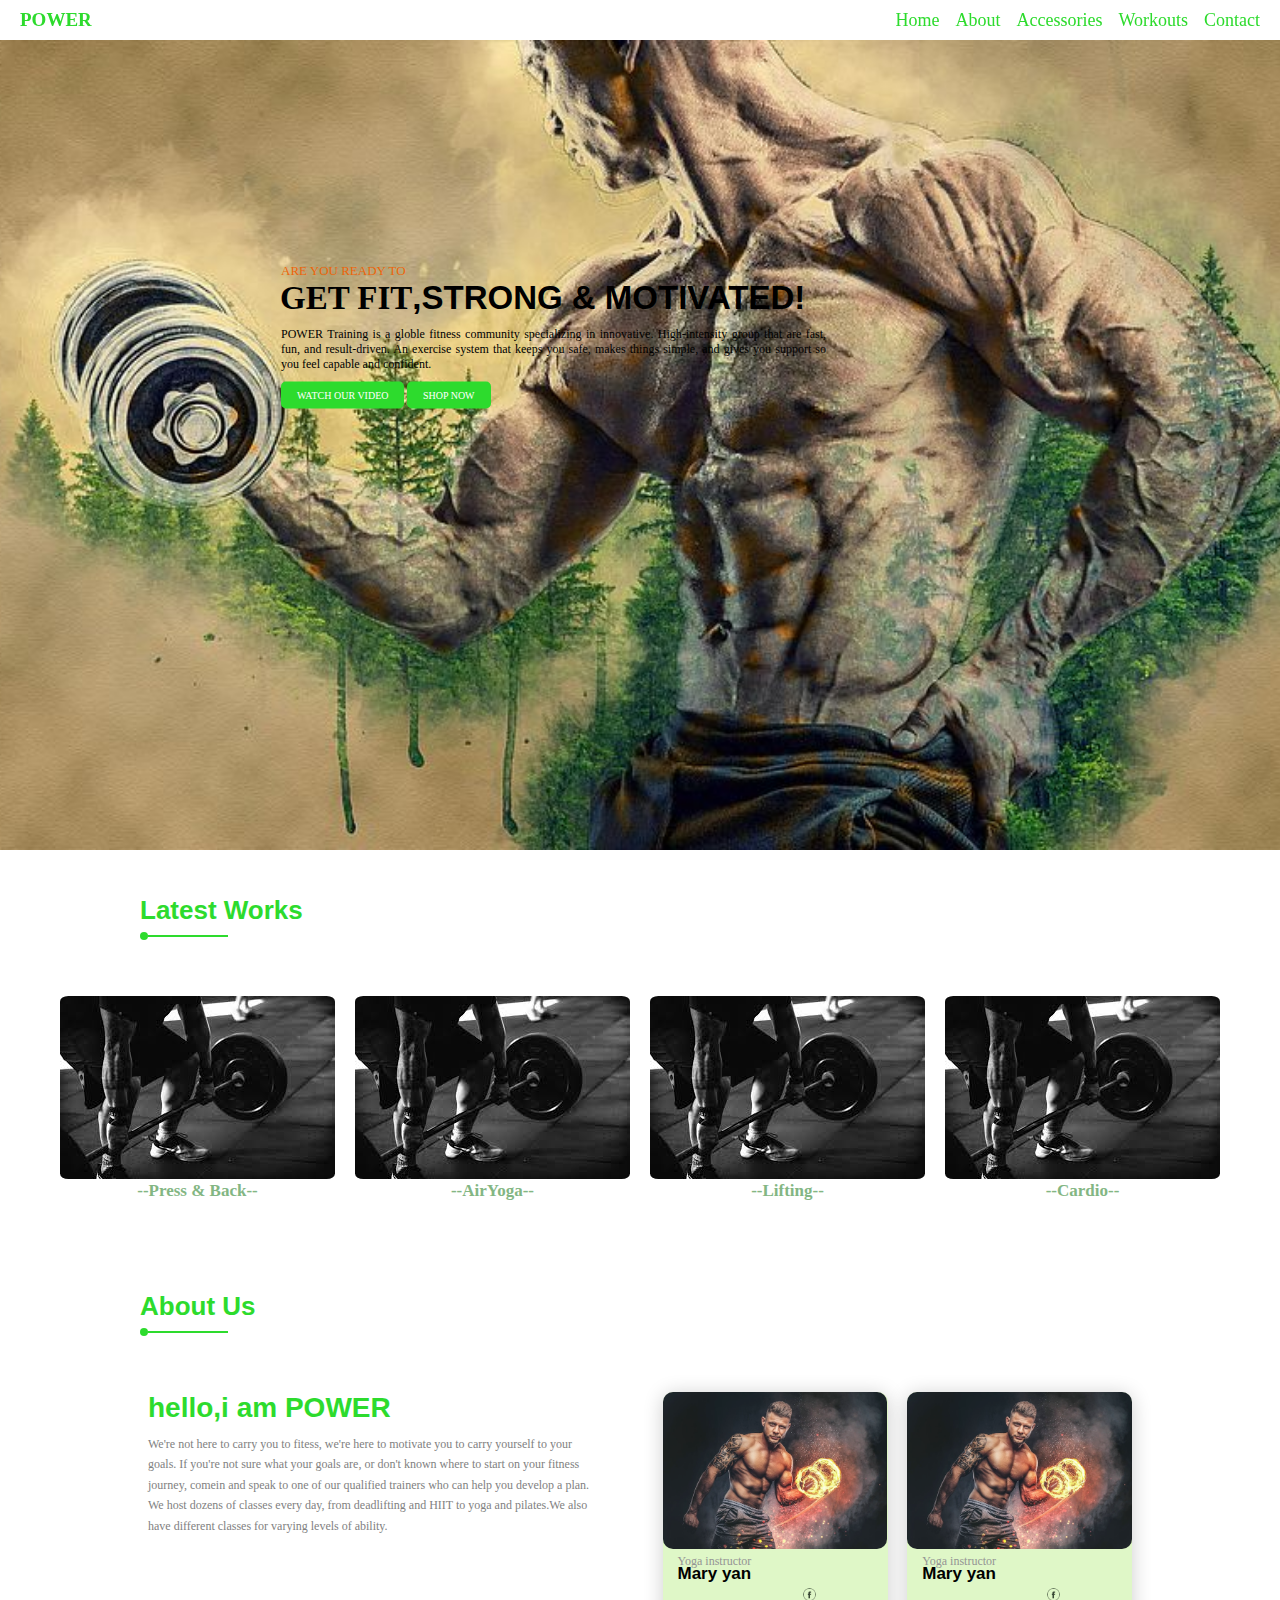
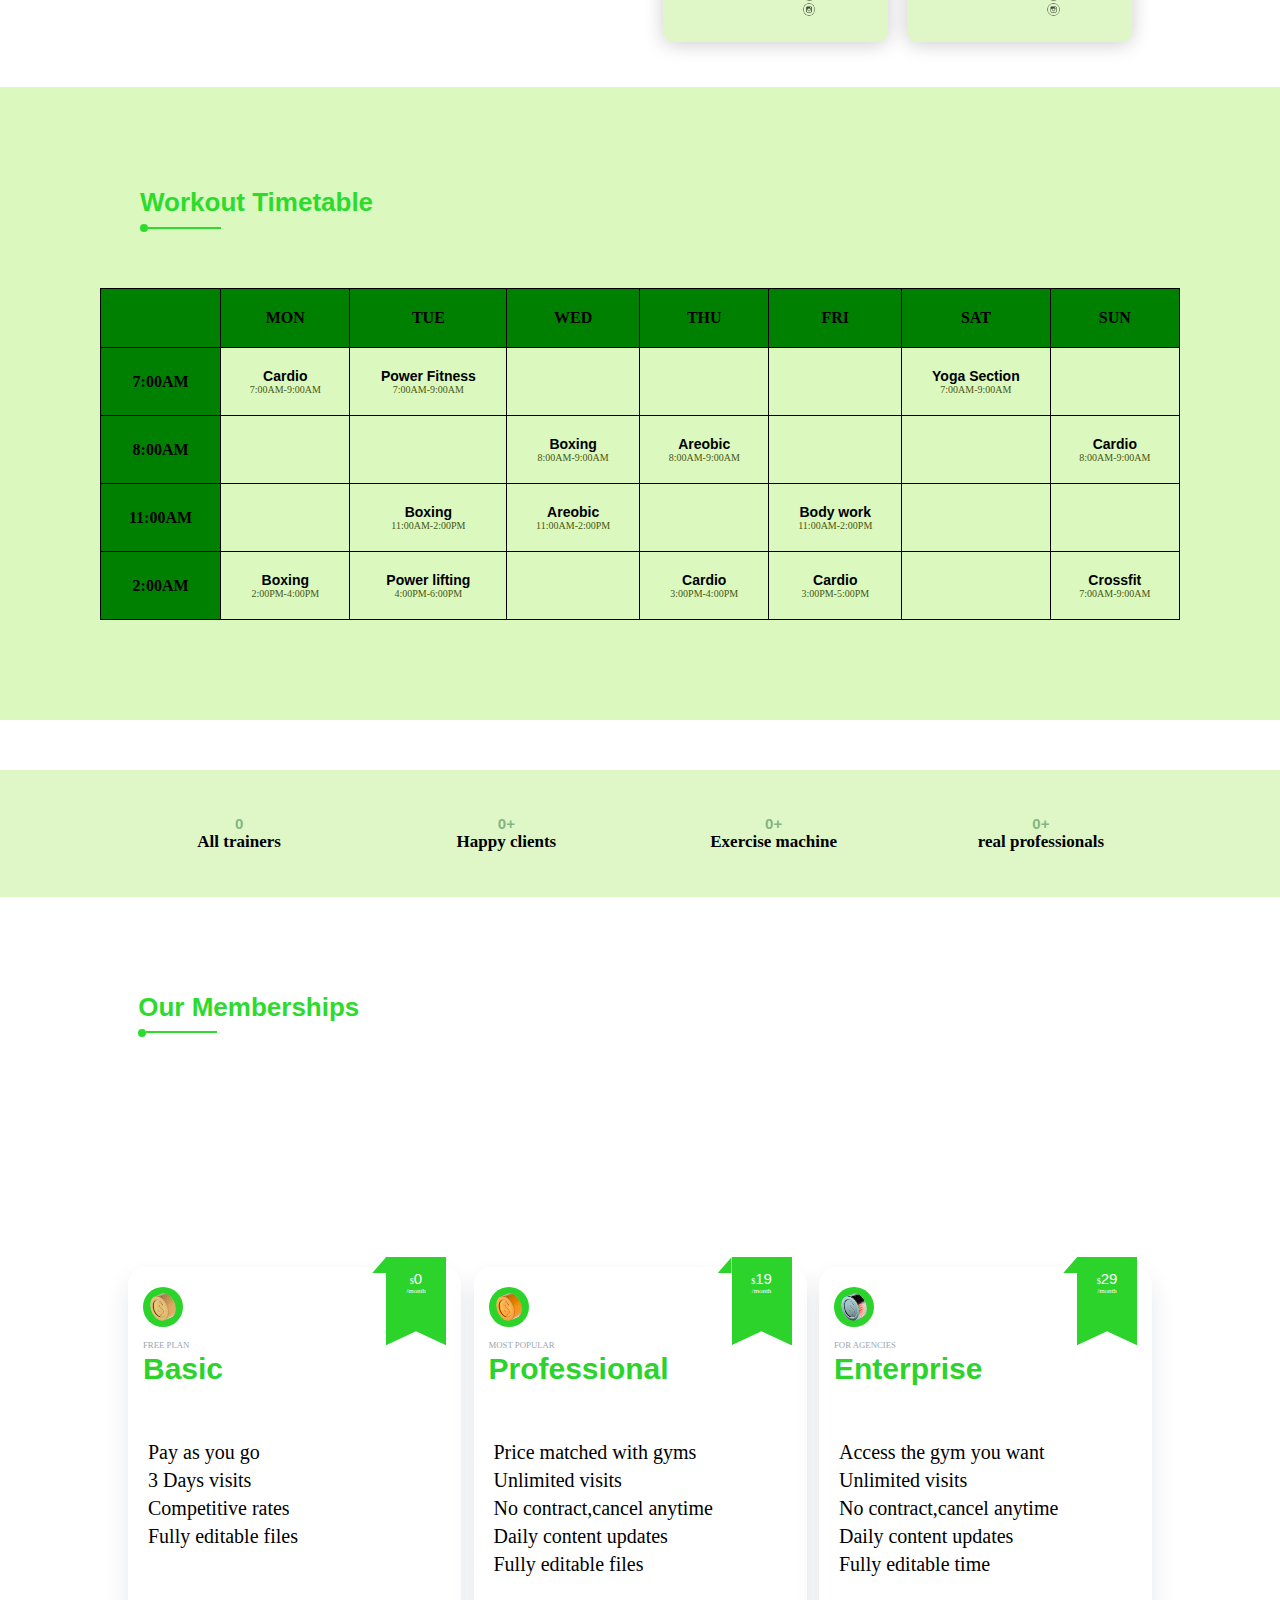
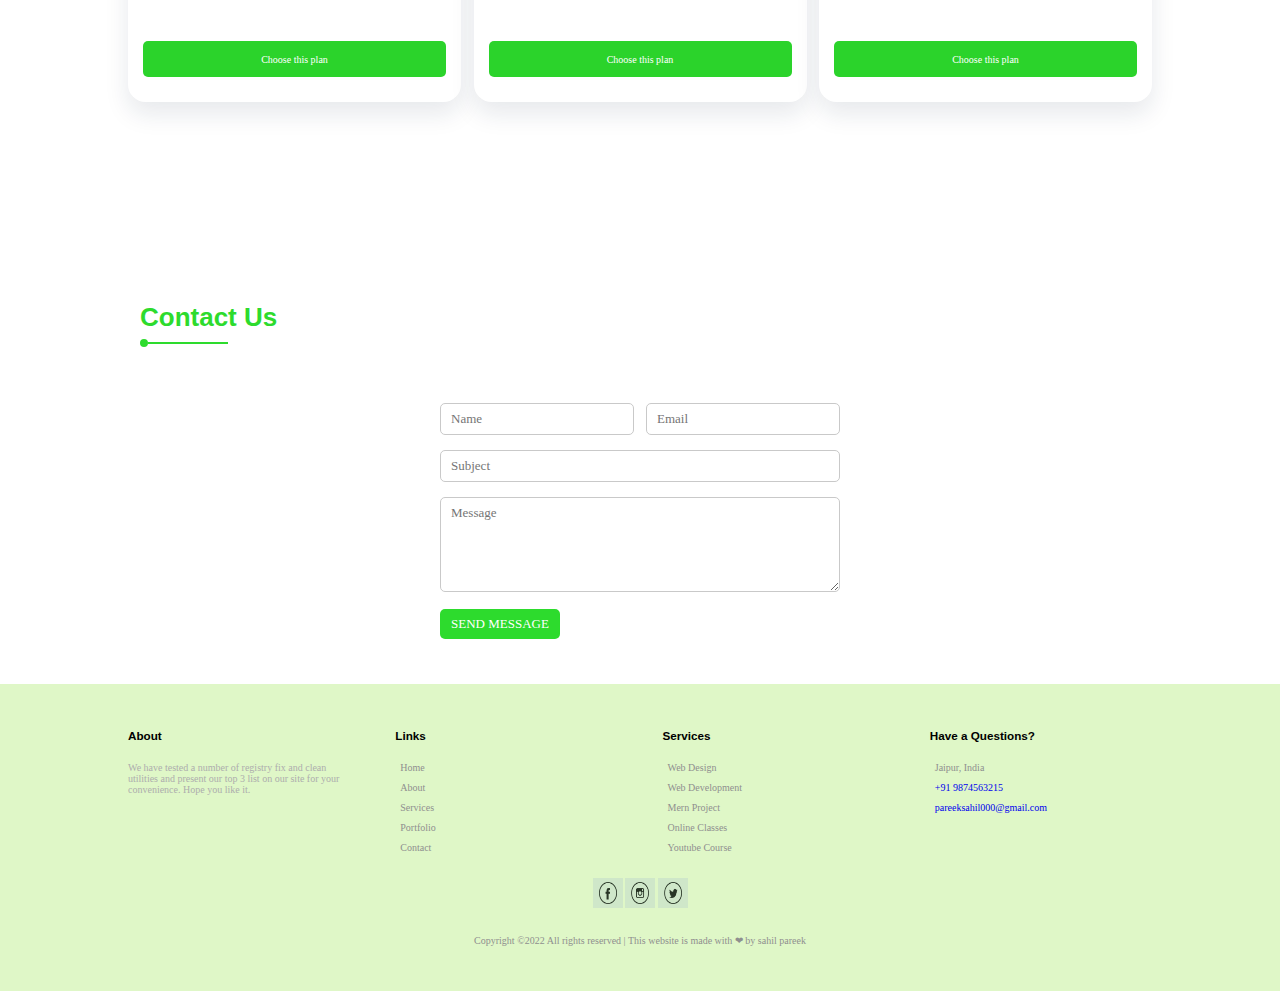
<file: index.html>
<!DOCTYPE html>
<html lang="en">

<head>
    <meta charset="UTF-8">
    <meta http-equiv="X-UA-Compatible" content="IE=edge">
    <meta name="viewport" content="width=device-width, initial-scale=1.0">
    <title>Document</title>
    <link rel="stylesheet" href="css/index.css">
</head>

<body>
    <header class="header">
        <nav class="navbar">
            <div class="content">
                <div class="logo"><a href="#home">POWER</a></div>
                <ul class="menu-list">
                    <div class="icon cancel-btn">
                        <img src="img/close.svg" alt="">
                    </div>
                    <li><a href="#">Home</a></li>
                    <li><a href="#aboutus">About</a></li>
                    <li><a href="access.html">Accessories</a></li>
                    <li><a href="about.html">Workouts</a></li>
                    <li><a href="#contact">Contact</a></li>
                </ul>
                <div class="icon menu-btn">
                    <img src="img/hamburguer.svg" alt="">
                </div>
            </div>
        </nav>

    </header>
    <main>
        <section class="section-hero section">
            <div class="container ">
                <div class="section-hero-data">
                    <p class="hero-top-data">ARE YOU READY TO</p>
                    <h1 class="hero-heading"><SPAN>GET FIT</SPAN>,STRONG & MOTIVATED!</h1>
                    <p class="hero-para">
                        <SPAN>POWER</SPAN> Training is a globle fitness community specializing in
                        innovative. High-intensity group that are fast, fun, and result-driven. An exercise system that
                        keeps you safe, makes things simple, and gives you support so you feel capable and confident.
                    </p>
                    <div class="abc">
                        <a href="#" target="_blank" class="btn hireme-btn">WATCH OUR VIDEO</a>
                        <a href="#" target="_blank" class="btn hireme-btn">SHOP NOW</a>
                    </div>
                </div>
                <!------

                <div class="section-hero-image">
                    <img src="New folder/powerful-stylish-bodybuilder-with-tattoo-his-arm-doing-exercises-biceps-with-dumbbells-look-camera-with-confident-look-fire-art-concept_613910-4152.jpg"
                        alt="hero image" class="hero-img" />
                </div>------>
            </div>
        </section>
    </main>





    <section class="section-work-data section ">

        <h2 class="common-heading">Latest works</h2>

        <div class="  rrr container grid grid-four-col">

            <div>
                <img src="img/images (1).jpeg" alt="">
                <p>--Press & Back--</p>
            </div>
            <div>
                <img src="img/images (1).jpeg" alt="">
                <p>--AirYoga--</p>
            </div>
            <div>
                <img src="img/images (1).jpeg" alt="">
                <p>--Lifting--</p>
            </div>
            <div>
                <img src="img/images (1).jpeg" alt="">
                <p>--Cardio--</p>
            </div>
        </div>
    </section>




    <section class="section-AABOUT section" id="aboutus">
        <h2 class="common-heading">About us</h2>
        <div class="container grid grid-three-col aab">
            <div class="text-area">
                <h2>hello,i am POWER</h2>
                <p class="para"> We're not here to carry you to fitess, we're here to motivate you to carry yourself to
                    your goals.
                    If you're not sure what your goals are, or don't known where to start on your fitness journey,
                    comein and speak to one of our qualified trainers who can help you develop a plan.
                    We host dozens of classes every day, from deadlifting and HIIT to yoga and pilates.We also have
                    different classes for varying levels of ability.</p>
            </div>



            <div class="class">
                <div class="vijay">
                    <img src="img/aab.jpg" alt="">
                    <h3>Mary yan</h3>
                    <span>Yoga instructor</span>
                    <ul class="sociall">
                        <li><img src="img/facebook.png" alt=""></li>
                        <li class="v"><img src="img/instagram.png" alt=""></li>
                    </ul>
                </div>
                <div class="vijay">
                    <img src="img/aab.jpg" alt="">
                    <h3>Mary yan</h3>
                    <span>Yoga instructor</span>
                    <ul class="sociall">
                        <li><img src="img/facebook.png" alt=""></li>
                        <li class="v"><img src="img/instagram.png" alt=""></li>
                    </ul>
                </div>
            </div>
        </div>
    </section>

    <section class="section section-table">
        <h2 class="common-heading HEA">Workout Timetable</h2>
        <table class="table">
            <tr>
                <th></th>
                <th>MON</th>
                <th>TUE</th>
                <th>WED</th>
                <th>THU</th>
                <th>FRI</th>
                <th>SAT</th>
                <th>SUN</th>
            </tr>
            <tr>
                <td>

                    <p>7:00AM</p>
                </td>
                <td>
                    <h3>Cardio</h3>
                    <p>7:00AM-9:00AM</p>
                </td>
                <td>
                    <h3>Power Fitness</h3>
                    <p>7:00AM-9:00AM</p>
                </td>
                <td>
                    <h3></h3>
                    <p></p>
                </td>
                <td>
                    <h3></h3>
                    <p></p>
                </td>
                <td>
                    <h3></h3>
                    <p></p>
                </td>
                <td>
                    <h3>Yoga Section</h3>
                    <p>7:00AM-9:00AM</p>
                </td>
                <td>
                    <h3></h3>
                    <p></p>
                </td>
            </tr>
            <tr>
                <td>

                    <p>8:00AM</p>
                </td>
                <td>
                    <h3></h3>
                    <p></p>
                </td>
                <td>
                    <h3></h3>
                    <p></p>
                </td>
                <td>
                    <h3>Boxing</h3>
                    <p>8:00AM-9:00AM</p>
                </td>
                <td>
                    <h3>Areobic</h3>
                    <p>8:00AM-9:00AM</p>
                </td>
                <td>
                    <h3></h3>
                    <p></p>
                </td>
                <td>
                    <h3></h3>
                    <p></p>
                </td>
                <td>
                    <h3>Cardio</h3>
                    <p>8:00AM-9:00AM</p>
                </td>
            </tr>
            <tr>
                <td>

                    <p>11:00AM</p>
                </td>
                <td>
                    <h3></h3>
                    <p></p>
                </td>
                <td>
                    <h3>Boxing</h3>
                    <p>11:00AM-2:00PM</p>
                </td>
                <td>
                    <h3>Areobic</h3>
                    <p>11:00AM-2:00PM</p>
                </td>
                <td>
                    <h3></h3>
                    <p></p>
                </td>
                <td>
                    <h3>Body work</h3>
                    <p>11:00AM-2:00PM</p>
                </td>
                <td>
                    <h3></h3>
                    <p></p>
                </td>
                <td>
                    <h3></h3>
                    <p></p>
                </td>
            </tr>
            <tr>
                <td>

                    <p>2:00AM</p>
                </td>
                <td>
                    <h3>Boxing</h3>
                    <p>2:00PM-4:00PM</p>
                </td>
                <td>
                    <h3>Power lifting</h3>
                    <p>4:00PM-6:00PM</p>
                </td>
                <td>
                    <h3></h3>
                    <p></p>
                </td>
                <td>
                    <h3>Cardio</h3>
                    <p>3:00PM-4:00PM</p>
                </td>
                <td>
                    <h3>Cardio</h3>
                    <p>3:00PM-5:00PM</p>
                </td>
                <td>
                    <h3></h3>
                    <p></p>
                </td>
                <td>
                    <h3>Crossfit</h3>
                    <p>7:00AM-9:00AM</p>
                </td>
            </tr>

        </table>
    </section>

    <!-- ======================================== 
          work completed counter section Start  
    ========================================  -->

    <section class="section-work-data section aaas " id="free">
        <div class="container grid grid-four-col aas">
            <div>
                <h2 data-number="5522" class="counter-numbers">0</h2>
                <p>All trainers</p>
            </div>
            <div>
                <h2 data-number="3000" class="counter-numbers">0+</h2>
                <p>Happy clients</p>
            </div>
            <div>
                <h2 data-number="1002" class="counter-numbers">0+</h2>
                <p>Exercise machine</p>
            </div>
            <div>
                <h2 data-number="3000" class="counter-numbers">0+</h2>
                <p>real professionals</p>
            </div>
        </div>
    </section>








    <section class="card container grid">
        <h2 class="common-heading aaa">Our Memberships</h2>
        <div class="card__container vyt grid">
            <!--==================== CARD 1 ====================-->
            <article class="card__content grid">
                <div class="card__pricing">
                    <div class="card__pricing-number">
                        <span class="card__pricing-symbol">$</span>0
                    </div>
                    <span class="card__pricing-month">/month</span>
                </div>

                <header class="card__header">
                    <div class="card__header-circle grid">
                        <img src="img/free-coin.png" alt="" class="card__header-img">
                    </div>

                    <span class="card__header-subtitle">Free plan</span>
                    <h1 class="card__header-title">Basic</h1>
                </header>

                <ul class="card__list grid">
                    <li class="card__list-item">
                        <i class="uil uil-check card__list-icon"></i>
                        <p class="card__list-description">Pay as you go</p>
                    </li>
                    <li class="card__list-item">
                        <i class="uil uil-check card__list-icon"></i>
                        <p class="card__list-description"> 3 Days visits </p>
                    </li>
                    <li class="card__list-item">
                        <i class="uil uil-check card__list-icon"></i>
                        <p class="card__list-description">Competitive rates</p>
                    </li>
                    <li class="card__list-item">
                        <i class="uil uil-check card__list-icon"></i>
                        <p class="card__list-description">Fully editable files</p>
                    </li>
                </ul>

                <button class="card__button">Choose this plan</button>
            </article>

            <!--==================== CARD 2 ====================-->
            <article class="card__content grid">
                <div class="card__pricing">
                    <div class="card__pricing-number">
                        <span class="card__pricing-symbol">$</span>19
                    </div>
                    <span class="card__pricing-month">/month</span>
                </div>

                <header class="card__header">
                    <div class="card__header-circle grid">
                        <img src="img/pro-coin.png" alt="" class="card__header-img">
                    </div>

                    <span class="card__header-subtitle">Most popular</span>
                    <h1 class="card__header-title">Professional</h1>
                </header>

                <ul class="card__list grid">
                    <li class="card__list-item">
                        <i class="uil uil-check card__list-icon"></i>
                        <p class="card__list-description">Price matched with gyms</p>
                    </li>
                    <li class="card__list-item">
                        <i class="uil uil-check card__list-icon"></i>
                        <p class="card__list-description">Unlimited visits</p>
                    </li>
                    <li class="card__list-item">
                        <i class="uil uil-check card__list-icon"></i>
                        <p class="card__list-description">No contract,cancel anytime</p>
                    </li>
                    <li class="card__list-item">
                        <i class="uil uil-check card__list-icon"></i>
                        <p class="card__list-description">Daily content updates</p>
                    </li>
                    <li class="card__list-item">
                        <i class="uil uil-check card__list-icon"></i>
                        <p class="card__list-description">Fully editable files</p>
                    </li>
                </ul>

                <button class="card__button">Choose this plan</button>
            </article>

            <!--==================== CARD 3 ====================-->
            <article class="card__content grid">
                <div class="card__pricing">
                    <div class="card__pricing-number">
                        <span class="card__pricing-symbol">$</span>29
                    </div>
                    <span class="card__pricing-month">/month</span>
                </div>

                <header class="card__header">
                    <div class="card__header-circle grid">
                        <img src="img/enterprise-coin.png" alt="" class="card__header-img">
                    </div>

                    <span class="card__header-subtitle">For agencies</span>
                    <h1 class="card__header-title">Enterprise</h1>
                </header>

                <ul class="card__list grid">
                    <li class="card__list-item">
                        <i class="uil uil-check card__list-icon"></i>
                        <p class="card__list-description">Access the gym you want</p>
                    </li>
                    <li class="card__list-item">
                        <i class="uil uil-check card__list-icon"></i>
                        <p class="card__list-description">Unlimited visits</p>
                    </li>
                    <li class="card__list-item">
                        <i class="uil uil-check card__list-icon"></i>
                        <p class="card__list-description">No contract,cancel anytime</p>
                    </li>
                    <li class="card__list-item">
                        <i class="uil uil-check card__list-icon"></i>
                        <p class="card__list-description">Daily content updates</p>
                    </li>
                    <li class="card__list-item">
                        <i class="uil uil-check card__list-icon"></i>
                        <p class="card__list-description">Fully editable time</p>
                    </li>
                </ul>

                <button class="card__button">Choose this plan</button>
            </article>
        </div>
    </section>


    <!-- ======================================== 
            Our  Cotnact Us Section   
      ========================================  -->

    <section class="section section-contact " id="contact">

        <h2 class="common-heading head">contact us</h2>


        <div class="section-contact-main contact-container">
            <form action="https://formspree.io/f/xnqwzoro" method="POST">
                <div class=" grid grid-two-col">
                    <input type="text" name="username" id="" required placeholder="Name">
                    <input type="email" name="email" required placeholder="Email" autocomplete="false">
                </div>
                <div>
                    <input type="text" name="subject" placeholder="Subject">
                </div>
                <div>
                    <textarea name="message" id="" placeholder="Message"></textarea>
                </div>

                <div>
                    <input type="submit" value="send message" class="btn">
                </div>
            </form>
        </div>
    </section>

    <!-- ======================================== 
            Our footer Section   
      ========================================  -->

    <footer class="section section-footer ">
        <div class="container grid grid-four-col">
            <div class="f-about">
                <h3>About</h3>
                <p>We have tested a number of registry fix and clean utilities and present our top 3 list on our site
                    for your convenience. Hope you like it.</p>
            </div>

            <div class="f-links">
                <h3>Links</h3>
                <ul>
                    <li><span>
                            <ion-icon name="arrow-forward-outline"></ion-icon>
                        </span><a href="#">home</a></li>
                    <li><span>
                            <ion-icon name="arrow-forward-outline"></ion-icon>
                        </span><a href="#">about</a></li>
                    <li><span>
                            <ion-icon name="arrow-forward-outline"></ion-icon>
                        </span><a href="#">services</a></li>
                    <li><span>
                            <ion-icon name="arrow-forward-outline"></ion-icon>
                        </span><a href="#">portfolio</a></li>

                    <li><span>
                            <ion-icon name="arrow-forward-outline"></ion-icon>
                        </span><a href="#">contact</a></li>
                </ul>
            </div>

            <div class="f-services">
                <h3>Services</h3>
                <ul>
                    <li><span>
                            <ion-icon name="arrow-forward-outline"></ion-icon>
                        </span><a href="#">web design</a></li>
                    <li><span>
                            <ion-icon name="arrow-forward-outline"></ion-icon>
                        </span><a href="#">web development</a></li>
                    <li><span>
                            <ion-icon name="arrow-forward-outline"></ion-icon>
                        </span><a href="#">Mern Project</a></li>

                    <li><span>
                            <ion-icon name="arrow-forward-outline"></ion-icon>
                        </span><a href="#">Online Classes</a></li>
                    <li><span>
                            <ion-icon name="arrow-forward-outline"></ion-icon>
                        </span><a href="#">Youtube Course</a></li>
                </ul>
            </div>

            <div class="f-address">
                <h3>Have a Questions?</h3>
                <address>
                    <div>
                        <p> <span>
                                <ion-icon name="location-outline"></ion-icon>
                            </span> Jaipur, India </p>
                    </div>

                    <div>
                        <p> <span>
                                <ion-icon name="call-outline"></ion-icon>
                            </span> <a href="tel:+91123456789"> +91 9874563215 </a></p>
                    </div>

                    <div>
                        <p> <span>
                                <ion-icon name="mail-outline"></ion-icon>
                            </span> <a href="mailto: pareeksahil000@gmail.com"> pareeksahil000@gmail.com </a> </p>
                    </div>
                </address>
            </div>
        </div>

        <div class="container">
            <div class="f-social-icons">
                <a href="#" target="_blank">
                    <img src="img/facebook.png" alt="" class="icons">
                </a>

                <a href="#" target="_blank">
                    <img src="img/instagram.png" alt="" class="icons">
                </a>

                <a href="#" target="_blank">
                    <img src="img/twitter.png" alt="" class="icons">
                </a>
            </div>

            <div class="f-credits">
                <p>Copyright ©2022 All rights reserved | This website is made with ❤ by sahil pareek</p>
            </div>
        </div>

    </footer>












    <script>
        const body = document.querySelector("body");
        const navbar = document.querySelector(".navbar");
        const menu = document.querySelector(".menu-list");
        const menuBtn = document.querySelector(".menu-btn");
        const cancelBtn = document.querySelector(".cancel-btn");
        menuBtn.onclick = () => {
            menu.classList.add("active");
            menuBtn.classList.add("hide");
            cancelBtn.classList.add("show");
            body.classList.add("disabledScroll");
        }
        cancelBtn.onclick = () => {
            menu.classList.remove("active");
            menuBtn.classList.remove("hide");
            cancelBtn.classList.remove("show");
            body.classList.remove("disabledScroll");
        }

        window.onscroll = () => {
            this.scrollY > 20 ? navbar.classList.add("sticky") : navbar.classList.remove("sticky");
        }

        // ========================================
        // Responsive navigation
        // ========================================
        const mobile_nav = document.querySelector(".mobile-navbar-btn");
        const nav_header = document.querySelector(".header");

        const toggleNavbar = () => {
            // alert("hi");
            nav_header.classList.toggle("active");
        };

        mobile_nav.addEventListener("click", () => toggleNavbar());

        // ========================================
        // sticky navigation
        // ========================================
        const sectionHero = document.querySelector(".section-hero");

        const observer = new IntersectionObserver(
            (entries) => {
                const ent = entries[0];
                console.log(ent);
                !ent.isIntersecting ?
                    document.body.classList.add("sticky") :
                    document.body.classList.remove("sticky");
            }, {
            // viewport
            root: null,
            threshold: 0,
            rootMargin: "-100px",
        }
        );
        // when the hero section end part reached then we need to show the sticky navigation
        observer.observe(sectionHero);

        // ========================================
        //  animated counter number
        // ========================================

        const workSection = document.querySelector(".section-work-data");

        const workSectionObserve = (entries) => {
            const [entry] = entries;
            if (!entry.isIntersecting) return;
            console.log(entries);


            const counterNum = document.querySelectorAll(".counter-numbers");
            // console.log(counterNum);
            const speed = 200;

            counterNum.forEach((curNumber) => {
                const updateNumber = () => {
                    const targetNumber = parseInt(curNumber.dataset.number);
                    // console.log(targetNumber);
                    const initialNumber = parseInt(curNumber.innerText);
                    // console.log(initialNumber);
                    const incrementNumber = Math.trunc(targetNumber / speed);
                    // i am adding the value to the main number
                    // console.log(incrementNumber);

                    if (initialNumber < targetNumber) {
                        curNumber.innerText = `${initialNumber + incrementNumber}+`;
                        setTimeout(updateNumber, 10);
                    } else {
                        curNumber.innerText = `${targetNumber}+`;
                    }

                };
                updateNumber();
            });
        };

        const workSecObserver = new IntersectionObserver(workSectionObserve, {
            root: null,
            threshold: 0,
        });

        workSecObserver.observe(workSection);


        const widthSize = window.matchMedia("(max-width: 780px)");
        // Call listener function at run time
        myFunction(widthSize);
        // Attach listener function on state changes
        widthSize.addListener(myFunction);

        // ========================================
        //  scroll to top
        // ========================================
        const footerElm = document.querySelector(".section-footer");

        const scrollElement = document.createElement("div");
        scrollElement.classList.add("scrollTop-style");

        // I am adding the button element inside the div element
        scrollElement.innerHTML = ` <ion-icon name="arrow-up-outline" class="scroll-top"></ion-icon>`;

        // add to the bottom of the page
        footerElm.after(scrollElement);

        // deleting the dom element
        const scrollTop = () => {
            sectionHero.scrollIntoView({ behavior: "smooth" });
        };

        document.querySelector(".scroll-top").addEventListener("click", scrollTop);

        // get the data attributes

        // ========================================
        //  smooth scrolling
        // ========================================

        const portfolioSection = document.querySelector(".section-portfolio");
        const contactSection = document.querySelector(".section-contact");

        document.querySelector(".portfolio-link").addEventListener("click", (e) => {
            e.preventDefault();
            portfolioSection.scrollIntoView({ behavior: "smooth" });
        });

        document.querySelector(".hireme-btn").addEventListener("click", (e) => {
            e.preventDefault();
            contactSection.scrollIntoView({ behavior: "smooth" });
        });

// ========================================
// creating a portfolio tabbed component
// ========================================
    </script>




</body>

</html>
</file>
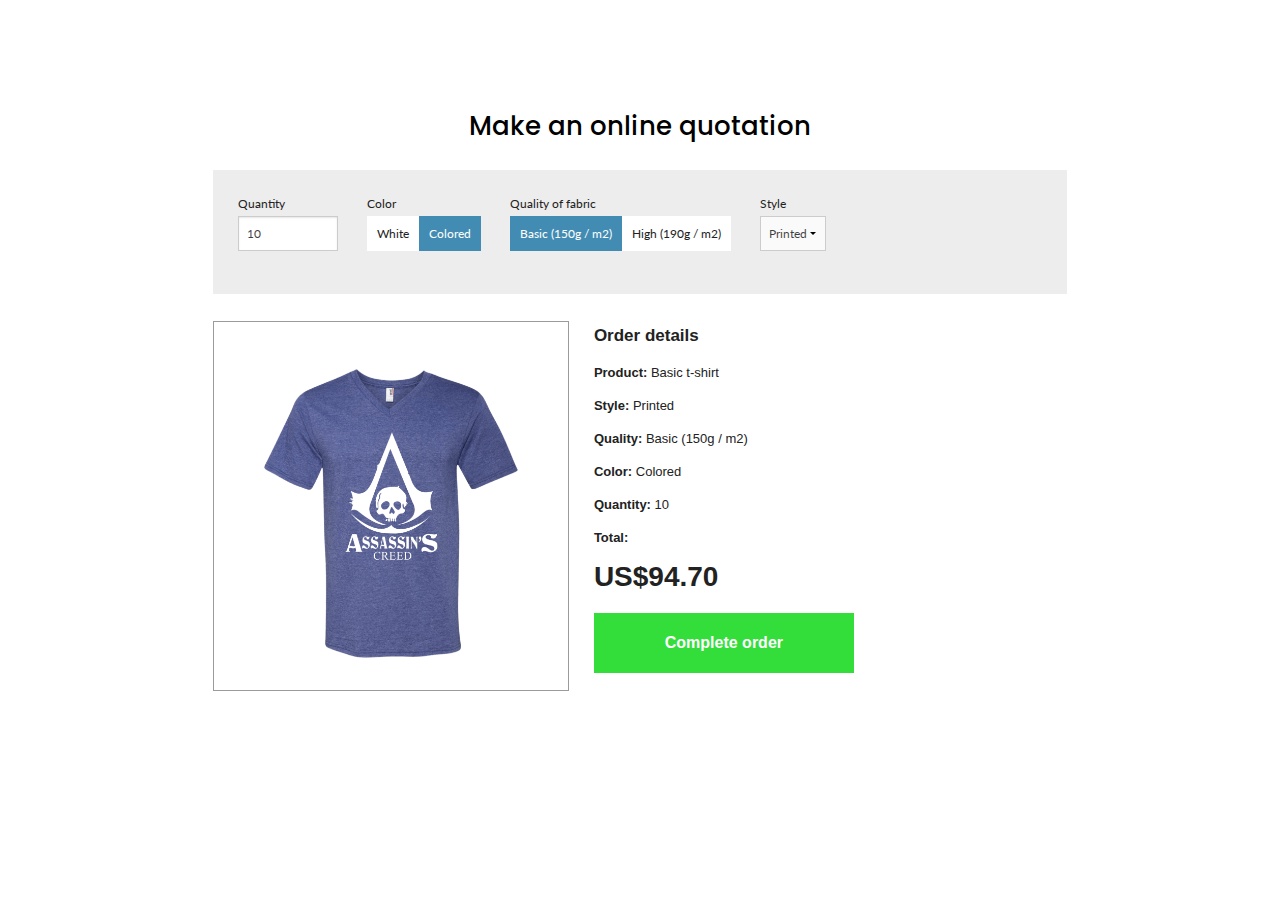
<file: tshirts_solved/index.html>
<!DOCTYPE html>
<html class="no-js" lang="en">

<head>
    <meta charset="utf-8" />
    <meta name="viewport" content="width=device-width, initial-scale=1.0" />
    <title>T-shirts</title>
    <script src="js/vendor/jquery.js"></script>
    <link rel="shortcut icon" type="image/png" href="img/fav_mini.png" />
    <link rel="stylesheet" href="css/foundation.css" />
    <link rel="stylesheet" href="">
    <link rel="stylesheet" href="css/style.css" />
    <link href="https://fonts.googleapis.com/css?family=Lato:400,700|Poppins:500" rel="stylesheet">

</head>

<body>




    <div class="ghost-element">
    </div>


    <div class="refresh-loader">
        <div class="table">
            <div class="table-cell">
                <svg id="" class="refresh-icon rotating" width="18px" height="18px" viewBox="0 0 18 18" version="1.1"
                    xmlns="http://www.w3.org/2000/svg" xmlns:xlink="http://www.w3.org/1999/xlink">
                    <defs>
                        <polygon id="path-1" points="0 18 18 18 18 0 0 0"></polygon>
                    </defs>
                    <g id="Page-1" stroke="none" stroke-width="1" fill="none" fill-rule="evenodd">
                        <g id="Home_1920-1441" transform="translate(-1635.000000, -1630.000000)">
                            <g id="Group-5" transform="translate(1635.000000, 1630.000000)">
                                <path
                                    d="M18,0 C17.9993311,2.23558441 17.9987015,4.47116883 17.9975605,6.70675324 C17.9975605,6.71886732 17.9904386,6.7309814 17.9829627,6.75478787 L10.9591784,6.75478787 C11.8434666,5.90856573 12.6952541,5.09354884 13.5695089,4.25694896 C13.4032277,4.11303676 13.2509148,3.96636439 13.0834926,3.83847651 C10.1202968,1.57479203 5.53623364,2.3014068 3.65756375,5.9173446 C3.56938674,6.08709506 3.51890433,6.27892688 3.41215546,6.43541319 C3.04024603,6.98073846 2.29162681,7.15581758 1.70574747,6.85124048 C1.11361194,6.54344318 0.842431258,5.85294063 1.09358423,5.24298138 C1.49099063,4.27784192 2.06998421,3.42299424 2.80837317,2.67402976 C4.19721016,1.26538463 5.87898682,0.394895998 7.86365798,0.0901655556 C8.06822391,0.0587302854 8.2731833,0.0299785138 8.47798531,0 L9.89448337,0 C9.93733243,0.0113090301 9.97959129,0.0288667786 10.023188,0.0330453694 C12.0415403,0.224647175 13.7838722,1.00569863 15.2597845,2.35726191 C15.3102276,2.40345642 15.3659038,2.4441306 15.4191799,2.48744993 C15.4530972,2.45961822 15.4742659,2.4446673 15.4925624,2.42687953 C16.2904442,1.65330354 17.0882081,0.879689203 17.8849095,0.10500147 C17.915561,0.0752529701 17.935628,0.0352305041 17.9606528,0 L18,0 Z"
                                    id="Fill-1" fill="#000000"></path>
                                <mask id="mask-2" fill="white">
                                    <use xlink:href="#path-1"></use>
                                </mask>
                                <g id="Clip-4"></g>
                                <path
                                    d="M0,18 L0,11.2696972 L7.04545313,11.2696972 C6.16825175,12.1067999 5.31378738,12.9222587 4.44832757,13.7482522 C4.86313096,14.1633558 5.31987415,14.4873251 5.82637175,14.7445622 C8.27969252,15.9904478 11.176719,15.5763785 13.146986,13.6908287 C13.7075184,13.1543275 14.1487502,12.5314039 14.4601571,11.8247394 C14.7778863,11.1036327 15.5868767,10.7993153 16.2829673,11.1386461 C16.9705364,11.473763 17.1887961,12.2688803 16.8277526,12.9575785 C16.4116533,13.7512785 15.9487448,14.5094288 15.3276982,15.1674807 C13.783819,16.8033783 11.8830197,17.7470917 9.60982795,17.9667488 C9.5735037,17.9702348 9.53871095,17.9885843 9.50321135,18 L8.12877995,18 C8.09331962,17.9887375 8.05844834,17.970388 8.02224189,17.9672468 C6.50695091,17.8355828 5.11476972,17.3609871 3.86556866,16.5141159 C3.41711133,16.2100666 3.0027399,15.8582092 2.5635109,15.5209853 C2.54517205,15.537496 2.51108616,15.5658438 2.47955277,15.5966433 C1.69329948,16.3631064 0.907203258,17.1296461 0.12185316,17.8969519 C0.0904768551,17.9275599 0.0666010184,17.9654846 0.0392694684,18 L0,18 Z"
                                    id="Fill-3" fill="#000000" mask="url(#mask-2)"></path>
                            </g>
                        </g>
                    </g>
                </svg>
            </div>
        </div>
    </div>



    <main>


        <div class="global-page-container">

            <div class="price-calculator small-11 large-10 columns small-centered">

                <h1>Make an online quotation</h1>

                <div class="filters small-12 columns">

                    <div class="single-filter">
                        <span class="filter-label">Quantity</span>
                        <input type="number" id="quantity" value="10">
                    </div>

                    <div class="single-filter">
                        <span class="filter-label">Color</span>
                        <div id="color" class="option-filter">
                            <div id="white" class="color-option option-button">White</div>
                            <div id="colored" class="color-option option-button selected">Colored</div>
                        </div>
                    </div>


                    <div class="single-filter">
                        <span class="filter-label">Quality of fabric</span>
                        <div id="quality" class="option-filter">
                            <div id="q150" class="quality-option option-button selected">Basic (150g / m2)</div>
                            <div id="q190" class="quality-option option-button">High (190g / m2)</div>
                        </div>
                    </div>

                    <div class="single-filter">
                        <span class="filter-label">Style</span>
                        <select id="style">
                            <option value="printed">Printed</option>
                            <option value="plain">Plain</option>
                        </select>
                    </div>

                </div>

                <div class="results small-12 columns">
                    <div class="product-picture small-12 medium-5 columns">
                        <div class="picture-area">
                            <img id="photo-product" src="img/blank.png" alt="short">
                        </div>
                    </div>

                    <div class="product-description small-12 medium-7 columns">
                        <h2>Order details</h2>

                        <p>Product: <span id="result-product">Basic t-shirt</span> </p>
                        <p>Style: <span id="result-style"></span> </p>
                        <p>Quality: <span id="result-quality"></span> </p>
                        <p>Color: <span id="result-color"></span> </p>
                        <p>Quantity: <span id="result-quantity"></span> </p>

                        <p>Total: </p>
                        <div id="price">US<span id="total-price"></span></div>

                        <div id="complete-order">Complete order</div>

                    </div>
                </div>

            </div>

        </div>


    </main>




    <script src="js/scripts.js"></script>
    <script src="js/vendor/foundation.min.js"></script>

    <script>
        $(document).foundation();
    </script>
</body>

</html>
</file>
<file: css/index.css>
* {
    margin: 0%;
    padding: 0%;
    box-sizing: border-box;
    font-family: Georgia, Times, 'Times New Roman', serif;
}

:root {
    --heading: rgb(0 10 45);
    --primary-color: #551a8b;
    --black: #000;
    --helper: rgb(236, 101, 11);
    --para: rgba(167, 166, 170, 0.733);
    --white: #fff;
    --light-color: #9181a0;
    --green: rgb(45, 219, 45);
    --gree: rgb(131, 182, 131);
    --shadpw: 0px 0px 20px 0px rgb(132 144 255 / 20%);
    /*========== Colors ==========*/
    /* Change favorite color - Blue 210 - Purple 250 - Green 142 - Pink 340*/
    --hue-color: 210;

    /* HSL color mode */
    --first-color: rgb(43, 211, 43);
    --first-color-light: rgb(43, 211, 43);
    --first-color-alt: rgb(43, 211, 43);
    --first-color-lighter: rgb(43, 211, 43);
    --title-color: rgb(43, 211, 43);
    --text-color: hsl(var(--hue-color), 12%, 35%);
    --text-color-light: hsl(var(--hue-color), 12%, 65%);
    --white-color: #FFF;
    --body-color: hsl(var(--hue-color), 100%, 99%);
    --container-color: #FFF;

    /*========== Font and typography ==========*/
    --body-font: 'Lato', sans-serif;
    --pricing-font: 'Rubik', sans-serif;
    --biggest-font-size: 1.75rem;
    --normal-font-size: .938rem;
    --h2-font-size: 1.25rem;
    --small-font-size: .813rem;
    --smaller-font-size: .75rem;
    --tiny-font-size: .625rem;

    /*========== Margenes Bottom ==========*/
    --mb-0-25: .25rem;
    --mb-0-5: .5rem;
    --mb-1: 1rem;
    --mb-1-25: 1.25rem;
    --mb-1-5: 1.5rem;
    --mb-2: 2rem;
}


html {
    font-size: 62.5%;
    font-family: "Work Sans", sans-serif;
    overflow-x: hidden;
    width: 100%;
}

body {
    overflow-x: hidden;
    width: 100%;
}

a {
    text-decoration: none;
}

.image {
    display: inline-block;
    width: 100%;
}

li {
    list-style: none;
}

h1,
h2,
h3,
h4 {
    font-family: "Rufina", serif;
    font-family: "Poppins", sans-serif;
    color: var(--primary-color);
}

h1 {
    color: var(--heading);
    font-size: 6rem;
    font-weight: 600;
}

.para {
    font-size: .8rem;
    line-height: 1.7;
    font-weight: 400;
    color: var(--para-color);
}

.btn {
    background-color: var(--green);
    padding: .8rem 1.6rem;
    border: none;
    color: rgb(255 255 255);
    display: inline-block;
    font-size: 1rem;
    text-transform: uppercase;
    border-radius: .5rem;
    font-weight: 500;
    position: relative;
    -webkit-transition: all 0.3s ease 0s;
    -moz-transition: all 0.3s ease 0s;
    -o-transition: all 0.3s ease 0s;
    transition: all 0.3s ease 0s;
    cursor: pointer;
    position: relative;
}

.btn:hover {
    box-shadow: 0px 8px 15px rgba(0, 0, 0, 0.1);
    color: rgb(255 255 255);
}

.section {
    padding: 4.5rem 0;
}

.container {
    max-width: 70rem;
    margin: 0 auto;
}

.grid {
    display: grid;
    gap: 4.5rem;
}

.grid-two-col {
    grid-template-columns: repeat(2, 1fr);
}

.grid-three-col {
    grid-template-columns: 2fr 1fr 1fr;
}

.grid-four-col {
    grid-template-columns: repeat(4, 1fr);
}

.common-heading {
    font-size: 2.6rem;
    font-weight: 700;
    margin-bottom: 7rem;
    margin-left: 14rem;
    display: flex;
    justify-content: flex-start;
    text-transform: capitalize;
    position: relative;
    color: var(--green);
}

.common-heading::before {
    content: "";
    position: absolute;
    top: 120%;
    left: 0;
    width: .8rem;
    height: .8rem;
    border-radius: 50%;
    background: var(--green);
}

.common-heading::after {
    content: "";
    position: absolute;
    top: 128%;
    left: .8rem;
    width: 7%;
    height: 0.2rem;
    background: var(--green);
    transition: all .5s linear;
}

.common-heading:hover::after {
    width: 15%;
}

/* ===========================================*/

/* custom scroll bar */

::-webkit-scrollbar {
    width: 10px;
}

::-webkit-scrollbar-track {
    background: #f1f1f1;
}

::-webkit-scrollbar-thumb {
    background: #888;
}

::selection {
    background: rgb(0, 123, 255, 0.3);
}

.navbar {
    position: fixed;
    z-index: 5;
    width: 100%;
    padding: 25px 0;
    transition: all 0.3s ease;
}

.navbar.sticky {
    padding: 10px 0;
    background: white;
    box-shadow: 0px 3px 5px 0px rgba(0, 0, 0, 0.1);
}

.navbar .content {
    display: flex;
    align-items: center;
    justify-content: space-between;
}

.navbar .menu-list {
    display: inline-flex;
    padding-left: 2rem;
    padding-right: 2rem;
}

.menu-list li {
    list-style: none;
}

.menu-list li a {
    color: var(--green);
    font-size: 18px;
    font-weight: 500;
    text-decoration: none;
    transition: all 0.3s ease;
}

.menu-list li a:hover {
    color: #007bff;
}

.icon {
    color: white;
    font-size: 20px;
    cursor: pointer;
    display: none;
}

.icon.menu-btn {
    position: absolute;
    right: 30px;
    top: 16px;
}

.icon.cancel-btn {
    position: absolute;
    right: 30px;
    top: 20px;
}

.navbar.sticky .icon.cancel-btn {
    top: 10px;
}

@media (max-width: 868px) {
    body.disabledScroll {
        overflow: hidden;
    }

    .icon {
        display: block;
        height: 50px;
        width: 50px;
        text-align: center;
        line-height: 50px;
        border-radius: 50%;
        z-index: 9;
    }

    .icon.cancel-btn {
        display: none;
    }

    .icon.cancel-btn.show {
        display: block;
    }

    .icon.hide {
        display: none;
    }

    .navbar .menu-list {
        position: fixed;
        top: -2rem;
        left: 0;
        height: 100vh;
        width: 100%;
        background: rgb(32, 32, 32);
        display: block;
        padding: 40px 0;
        text-align: center;
        clip-path: circle(25px at calc(100% - 55px) calc(0% + 50px));
        transition: all 0.3s ease;
    }

    .navbar.sticky .menu-list {

        clip-path: circle(25px at calc(100% - 55px) calc(-1% + 25px));
        top: 1rem;
    }

    .navbar .menu-list.active {

        clip-path: circle(70%);
    }

    .navbar .menu-list li {
        margin-top: 45px;
    }

    .navbar .menu-list li a {
        font-size: 23px;
        color: var(--green);
    }
}

/* ======================================= */


.header {

    height: 4rem;
    display: flex;
    align-items: center;
    justify-content: space-evenly;
    padding: 0 2.7rem;
    background-color: var(--white);
}

.logo {
    font-size: 1.9rem;
    font-weight: bold;
    transition: all .4s linear;
    padding-left: 2rem;
}

.logo:hover,
.logo:active {
    color: var(--green);
    transform: scaleX(1.1);
}

.logo a {
    color: var(--green);
}

.menu-list {
    display: flex;
    align-items: center;

}

.menu-list {
    display: flex;
    align-items: center;
    justify-content: center;
    gap: 1.6rem;
    font-size: 1.3rem;
    font-weight: 500;
    color: var(--green);
    transition: all .7s linear;
}

.navbar-list .navbar-btn {

    padding: .6rem 1.2rem;
    border: 2px solid var(--black);
    color: var(--gree);
    border-radius: 1.5rem;
    background-color: var(--white);
    transition: all .3s linear;
}

.navbar-list .navbar-link:hover,
.navbar-list .navbar-link:active {
    color: var(--black);
}

.navbar-btn:hover,
.navbar-btn:active {

    color: var(--green);
}

.navbar-link {
    text-transform: uppercase;
    color: var(--green);
}


/* sticky Navbar */
.sticky .header {
    position: fixed;
    top: 0;
    left: 0;
    height: 4rem;
    width: 100%;
    background-color: rgba(255, 255, 255, 1);
    box-shadow: 0 2px 2rem 0 rgba(0, 0, 0, 0.1);
    z-index: 9999;
    padding-top: 0;
    padding-bottom: 0;
}

/* ===========================================
  Hero  Section Start
  ======================================= */

.section-hero {
    background: url("man-4594401__480.jpg");
    background-repeat: no-repeat;
    height: 90vh;
    background-size: cover;
    background-position: center;
    position: relative;
    background-position: top;
    vertical-align: middle;

}

.section-hero-data {

    position: absolute;
    top: 50%;
    left: 50%;
    transform: translate(-50%, -50%);


}




.hero-top-data {
    text-transform: uppercase;
    color: var(--helper);
    font-weight: 500;
    font-size: 1.3rem;
    padding: 2rem 2rem 0 2.5rem;
}

.hero-heading {
    text-transform: uppercase;
    font-weight: 700;
    font-size: 3.3rem;
    color: var(--black);
    padding-left: 2.4rem;
}

.hero-para {
    padding: 1rem 3rem 0 2.5rem;
    max-width: 60rem;
    font-weight: 500;
    text-align: justify;
    font-size: 1.2rem;
    color: rgb(0, 0, 0);
}

.section-hero-image {
    display: flex;
    justify-content: center;
    align-items: center;
}

.abc {
    padding: 1rem 0 0 2.5rem;

}


.hero-img {
    max-width: 100%;
    z-index: 1;

}

/* ===========================================

work data Section
======================================= */

.section-table {
    background-color: rgb(219, 248, 191);
    overflow-x: auto;
    padding: 10rem;
}

TABLE {
    border-collapse: collapse;
    border-spacing: 0;
    width: 100%;
    border: 1px solid var(--black);
}

th,
td {
    border: 1px solid var(--black);
    text-align: center;
    padding: 2rem;

}

.HEA {
    margin-left: 4rem;
}

tr:nth-child(1) {
    background-color: green;
    font-size: 1.6rem;
}

.section-table h3 {
    color: #000;
    font-size: 1.4rem;

}

.section-table p {
    color: #485713;
}

.table tr td:nth-child(1) {
    background-color: green;

}

.table tr td p:nth-child(1) {
    background-color: green;
    color: #000;
    font-size: 1.6rem;
    font-weight: 600;
}

/* ===========================================

work data Section
======================================= */
.rrr {
    column-gap: 2rem;
    display: flex;
    align-items: center;
    justify-content: center;
}

.rrr div img {
    border-radius: 3%;
    transition: all .2s linear;
}

.rrr div img:hover {
    transform: translateY(-13px);
}

.section-work-data p {
    color: var(--gree);
    font-size: 1.7rem;
    font-weight: 600;
    transition: all .4s linear;
    cursor: pointer;
    text-align: center;
}

.section-work-data p:hover {
    color: var(--green);
}

.aab {
    grid-template-columns: 2fr 2fr;
}

.class {
    display: grid;
    grid-template-columns: 1fr 1fr;
}

.vijay {

    position: relative;
    border-radius: 1rem;
    height: 250px;
    width: 225px;
    background-color: rgb(223, 247, 199);
    box-shadow: 0 2px 2rem 0 rgba(0, 0, 0, 0.2);
    transition: all .2s linear;

}

.vijayq {
    position: relative;
    border-radius: 1rem;
    height: 250px;
    width: 225px;
    background-color: rgb(223, 247, 199);
    box-shadow: 0 2px 2rem 0 rgba(0, 0, 0, 0.2);
    transition: all .2s linear;
}

.vijay:hover,
.vijayq:hover {
    transform: translateY(9px);
}

.vijay img,
.vijayq img {
    opacity: .9;
    border-radius: 1rem;
    max-width: 100%;
    height: auto;
}

.vijay h3,
.vijayq h3 {
    padding-top: 1.3rem;
    padding-left: 1.5rem;
    font-size: 1.7rem;
    color: var(--black);
}

.vijay span,
.vijayq span {
    position: absolute;
    top: 16.2rem;
    padding-left: 1.5rem;
    font-size: 1.2rem;
    color: rgb(148, 148, 148);
}

.sociall {
    position: absolute;
    bottom: 4.1rem;
    left: 14rem;
    width: 1.3rem;
    height: 1.3rem;
}



.text-area h2 {
    font-size: 2.8rem;
    font-weight: 600;
    padding-left: 2rem;
    padding-bottom: 2rem;
    color: var(--green);

}

.text-area .para {
    font-size: 1.2rem;
    color: rgb(129, 129, 129);
    padding-left: 2rem;
    padding-right: 2rem;
    margin-top: -1rem;
}

.aaas {
    margin-top: 5rem;
    background-color: rgb(223, 247, 199);

    color: var(--gree);

    text-align: center;
}

.counter-numbers {
    color: var(--gree);
}

.common-numbers {
    font-size: 4.8rem;

}

.aaas p {
    color: var(--black);
}







/*=================== ====================*/



/*==================== BASE ====================*/
@media screen and (min-width: 968px) {
    :root {
        --biggest-font-size: 2.125rem;
        --h2-font-size: 1.5rem;
        --normal-font-size: 1rem;
        --small-font-size: .875rem;
        --smaller-font-size: .813rem;
        --tiny-font-size: .688rem;
    }
}

/*==================== BASE ====================*/
.aaa {
    margin-left: 1%;
}

.aaa::after {
    content: "";
    position: absolute;
    top: 128%;
    left: .8rem;
    width: 7%;
    height: 0.2rem;
    color: var(--green);
    transition: all .5s linear;
}

.aaa:hover::after {
    width: 23%;
}

/*==================== REUSABLE CSS CLASSES ====================*/
.container {
    max-width: 1024px;
    margin-left: var(--mb-1-5);
    margin-right: var(--mb-1-5);
}

.grid {
    display: grid;
}

/*==================== CARD PRICING ====================*/
.card {
    padding: 3rem 0;
}

.card__container {
    gap: 3rem 1.25rem;
}

.card__content {
    position: relative;
    background-color: var(--container-color);
    padding: 2rem 1.5rem 2.5rem;
    border-radius: 1.75rem;
    box-shadow: 0 12px 24px hsla(var(--hue-color), 61%, 16%, 0.1);
    transition: .4s;
}

.card__content:hover {
    box-shadow: 0 16px 24px hsla(var(--hue-color), 61%, 16%, 0.15);
}

.card__header-img {
    width: 30px;
    height: 30px;
}

.card__header-circle {
    width: 40px;
    height: 40px;
    background-color: var(--first-color-lighter);
    border-radius: 50%;
    margin-bottom: var(--mb-1);
    place-items: center;
}

.card__header-subtitle {
    display: block;
    font-size: var(--smaller-font-size);
    color: var(--text-color-light);
    text-transform: uppercase;
    margin-bottom: var(--mb-0-25);
}

.card__header-title {
    font-size: 3rem;
    color: var(--title-color);
    margin-bottom: var(--mb-1);
}

.card__pricing {
    position: absolute;
    background: linear-gradient(157deg, var(--first-color-light) -12%, var(--first-color) 109%);
    width: 60px;
    height: 88px;
    right: 1.5rem;
    top: -1rem;
    padding-top: 1.25rem;
    text-align: center;
}

.card__pricing-number {
    font-family: var(--pricing-font);
}

.card__pricing-symbol {
    font-size: var(--smaller-font-size);
}

.card__pricing-number {
    font-size: var(--h2-font-size);
}

.card__pricing-month {
    display: block;
    font-size: var(--tiny-font-size);
}

.card__pricing-number,
.card__pricing-month {
    color: var(--white-color);
}

.card__pricing::after,
.card__pricing::before {
    content: '';
    position: absolute;
}

.card__pricing::after {
    width: 100%;
    height: 14px;
    background-color: var(--white-color);
    left: 0;
    bottom: 0;
    clip-path: polygon(0 100%, 50% 0, 100% 100%);
}

.card__pricing::before {
    width: 14px;
    height: 16px;
    background-color: var(--first-color-alt);
    top: 0;
    left: -14px;
    clip-path: polygon(0 100%, 100% 0, 100% 100%);
}

.card__list-description {
    font-size: 20px;
}

.card__list {
    row-gap: .5rem;
    margin-bottom: var(--mb-2);
}

.card__list-item {
    display: flex;
    align-items: center;
}

.card__list-icon {
    font-size: 1.5rem;
    color: var(--first-color);
    margin-right: var(--mb-0-5);
}

.card__button {
    padding: 1.25rem;
    border: none;
    font-size: var(--normal-font-size);
    border-radius: .5rem;
    background: linear-gradient(157deg, var(--first-color-light) -12%, var(--first-color) 109%);
    color: var(--white-color);
    cursor: pointer;
    transition: .4s;
}

.card__button:hover {
    box-shadow: 0 12px 24px hsla(var(--hue-color), 97%, 54%, 0.2);
}



/* ===========================================
contact Section
======================================= */
.head {
    margin-top: 6rem;
}

.section-contact-main {
    max-width: 40rem;
    margin: 0 auto;
    margin-top: 5rem;
}

.section-contact-main form {
    display: flex;
    flex-direction: column;
    gap: 1.5rem;
}

.section-contact-main .grid {
    gap: 1.2rem;
}

.section-contact-main input,
textarea {
    padding: .7rem 1rem;
    border: 0.1rem solid #c9c9c9;
    border-radius: 5px;
    width: 100%;
    font-size: 1.3rem;
    font-family: "work sans";
}

.section-contact-main textarea {
    height: 9.5rem;
}

::placeholder {
    font-size: 1.3rem;
    font-family: "work sans";
}

.section-contact-main input[type="submit"] {
    max-width: 30%;
    border: none;
}

/* ===========================================
  Footer Section
  ======================================= */

.section-footer {
    background-color: rgb(223, 247, 199);
}

.section-footer h3 {
    color: var(--third);
    margin-bottom: 2rem;
}

.f-about p {
    color: #adadad;
}

.f-links ul,
.f-services ul,
.f-address address {
    display: flex;
    flex-direction: column;
    gap: .9rem;
    justify-content: center;
    list-style: none;
}

.f-links li,
.f-links a,
.f-services li,
.f-services a {
    font-size: 1rem;
    color: #8f8f8f;
    text-transform: capitalize;
}

.f-links span,
.f-services span,
.f-address span {
    margin-right: .5rem;
}

.f-address p {
    font-style: normal;
    color: #8f8f8f;
}

.f-social-icons {
    margin: 2.5rem 0;
    text-align: center;
    color: #8f8f8f;

}

.f-social-icons .icons {
    width: 3rem;
    height: 3rem;
    background-color: rgb(144 172 209 / 20%);
    display: inline-block;
    padding: .4rem .6rem;
    position: relative;
    color: var(--heading);
    animation: water-wave 3s linear infinite;
    color: var(--third);
}

.f-credits p {
    text-align: center;
    color: #8f8f8f;
}

footer a:hover {
    color: var(--third);
}







/*==================== MEDIA QUERIES ====================*/
@media screen and (max-width: 2652px) {
    .section-hero-data {
        min-height: 50%;
        min-width: 60%;
    }
}

@media screen and (max-width: 1208px) {

    .rrr img {
        max-width: 95%;
    }



}

@media screen and (max-width: 1006px) {
    .class {
        margin-left: -4rem;
    }
}

@media screen and (max-width: 942px) {
    .class {
        margin-left: -6rem;
    }
}

@media screen and (max-width: 870px) {
    .rrr {
        grid-template-columns: 2fr 2fr;
    }

    .rrr img {
        margin-left: 2rem;

    }


    .class {
        margin-left: 6rem;
    }

    .aab {
        grid-template-columns: 2fr;
    }
}

@media screen and (max-width: 618px) {
    .aas {
        column-gap: 1rem;
    }

    .aas p {
        font-size: 1.3rem
    }

    .rrr img {
        margin-left: 1rem;
    }

    .class {
        margin-left: -1rem;
        max-width: 50%;
        column-gap: 2rem;
    }

    .text-area {
        min-width: 110%;
    }

    .aab {
        grid-template-columns: 2fr;
    }
}

@media screen and (max-width: 470px) {


    .class {
        grid-template-columns: 1fr;
        margin-left: 25%;
        row-gap: 2.4rem;
    }


}

@media screen and (max-width: 372px) {
    .aas p {
        font-size: 1rem
    }

    .rrr {
        grid-template-columns: 1fr;
    }

    .class {
        grid-template-columns: 1fr;
        margin-left: 10%;
    }
}

@media screen and (max-width: 280px) {
    .aas p {
        font-size: .8rem
    }

    .class {
        grid-template-columns: 1fr;
        margin-left: 4%;
    }
}

@media screen and (max-width: 256px) {
    .class {
        grid-template-columns: 1fr;
        margin-left: -1%;
    }
}

/*==================== MEDIA QUERIES ====================*/

@media screen and (max-width: 320px) {
    .container {
        margin-left: var(--mb-1);
        margin-right: var(--mb-1);
    }

    .card__content {
        padding: 2rem 1.25rem;
        border-radius: 1rem;
    }
}

/* For medium devices */
@media screen and (min-width: 568px) {
    .card__container {
        grid-template-columns: repeat(2, 1fr);
    }

    .card__content {
        grid-template-rows: repeat(2, max-content);
    }

    .card__button {
        align-self: flex-end;
    }
}

/* For large devices */
@media screen and (min-width: 968px) {
    .container {
        margin-left: auto;
        margin-right: auto;
    }

    .card {
        height: 100vh;
        align-items: center;
    }

    .card__container {
        grid-template-columns: repeat(3, 1fr);
    }

    .card__header-circle {
        margin-bottom: var(--mb-1-25);
    }

    .card__header-subtitle {
        font-size: var(--small-font-size);
    }
}
</file>
<file: tshirts_solved/css/style.css>
@charset "UTF-8";
/*
Placeholder
*/
/*
* Dotted Border - A SASS mixin to help you increase spacing between the dots of border-style:dotted.
* By @florbraz
* Documentation and examples - github.com/florbraz/Dotted-Border-w-custom-spacing-SCSS-Mixin
* V1.0
*/
/*
* Function to effect of newsletter message box
*/

@keyframes showSweetAlert {
  0% {
    transform: scale(0.7);
    -webkit-transform: scale(0.7);
  }
  45% {
    transform: scale(1.05);
    -webkit-transform: scale(1.05);
  }
  80% {
    transform: scale(0.95);
    -webkit-transform: scale(0.95);
  }
  to {
    transform: scale(1);
    -webkit-transform: scale(1);
  }
}

@keyframes hideSweetAlert {
  0% {
    transform: scale(1);
    -webkit-transform: scale(1);
  }
  to {
    transform: scale(0.5);
    -webkit-transform: scale(0.5);
  }
}

/**
 * Mixin for animations and Keyframes
 */
.column, .columns {
  padding-left: 10px;
  padding-right: 10px;
}

.no-padding {
  padding-right: 0;
  padding-left: 0;
}

.table {
  display: table;
  height: 100%;
  width: 100%;
}

.table-cell {
  display: table-cell;
  vertical-align: middle;
  height: 100%;
  width: 100%;
}

.global-page-container {
  width: 100%;
  display: inline-block;
  margin: auto;
  height: 100%;
}

.inline {
  display: inline-block !important;
}

.refresh-loader {
  display: none;
  z-index: 9998;
  position: fixed;
  top: 0;
  left: 0;
  height: 100%;
  width: 100%;
  text-align: center;
}

.refresh-loader svg {
  opacity: 1;
  margin-left: auto;
  width: 40px;
  height: auto;
}

.refresh-loader svg path {
  fill: #EEAE29;
}

@keyframes rotating {
  from {
    transform: rotate(0deg);
  }
  to {
    transform: rotate(360deg);
  }
}

.rotating {
  animation: rotating 0.7s linear infinite;
}

/* **********************************************************************************************
***********************************   MEDIA QUERIES   ******************************************* 
********************************************************************************************** */
/* max-width 640px *********************************************************************/
@media only screen and (max-width: 40em) {
  .global-page-container {
    width: 100%;
  }
}

/* min-width 641px and max-width 1023px ************************************************/
@media only screen and (min-width: 40.063em) and (max-width: 63.938em) {
  .global-page-container {
    width: 100%;
  }
}

/* min-width 1024px and max-width 1440px ***********************************************/
@media only screen and (min-width: 64em) and (max-width: 90em) {
  .global-page-container {
    width: 1024px;
  }
}

/* min-width 1441px ********************************************************************/
@media only screen and (min-width: 90.063em) {
  .global-page-container {
    width: 1320px;
  }
}

/* Variáveis *******************************************************************************/
/* Fim das Variáveis */
/* Global Header Styles ********************************************************************/
header {
  background-color: #4F4F4F;
  box-shadow: 0px 2px 4px 1px rgba(0, 0, 0, 0.12);
  text-align: center;
  line-height: 0;
  position: fixed;
  z-index: 98;
  top: 0;
  width: 100%;
}

.ghost-element {
  width: 100%;
  height: 70px;
}

/* End of Global Header Styles */
/* Main Header Styles ****************************************************/
.main-header {
  height: 70px;
  padding-left: 8px;
  padding-right: 8px;
}

/* End of Main Header Styles */
/* **********************************************************************************************
***********************************   MEDIA QUERIES   ******************************************* 
********************************************************************************************** */
/* max-width 640px *********************************************************************/
/* min-width 641px and max-width 1023px ************************************************/
/* min-width 1024px and max-width 1440px ***********************************************/
/* min-width 1441px ********************************************************************/
main {
  text-align: center;
  padding-bottom: 35px;
}

main .price-calculator {
  padding: 35px 0;
}

main .price-calculator h1 {
  font-family: 'Poppins', sans-serif;
  font-weight: 500;
  font-size: 26px;
  color: #000000;
  margin-bottom: 25px;
}

main .price-calculator .filters {
  background-color: #EDEDED;
  padding: 25px;
  text-align: left;
  font-family: 'Lato', sans-serif;
}

main .price-calculator .filters .single-filter {
  display: inline-block;
  margin-right: 25px;
  margin-bottom: 18px;
}

main .price-calculator .filters .single-filter .option-filter {
  font-size: 0;
}

main .price-calculator .filters .single-filter .option-filter .option-button {
  cursor: pointer;
  line-height: 35px;
  padding: 0 10px;
  display: inline-block;
  background-color: #FFF;
  margin: 0;
}

main .price-calculator .filters .single-filter .option-filter .selected {
  background-color: #428CB3;
  color: #FFF;
}

main .price-calculator .filters .single-filter input, main .price-calculator .filters .single-filter .option-button, main .price-calculator .filters .single-filter select {
  height: 35px;
  margin: 0;
  font-size: 12px;
}

main .price-calculator .filters .single-filter input[type=number] {
  max-width: 100px;
}

main .price-calculator .filters .single-filter select {
  padding-right: 18px;
}

main .price-calculator .filters .single-filter .filter-label {
  display: block;
  font-size: 12px;
  margin-bottom: 3px;
}

main .price-calculator .results {
  padding: 12px 0;
}

main .price-calculator .results div {
  margin-top: 15px;
}

main .price-calculator .results .product-picture {
  border: 1px solid #9B9B9B;
  padding: 30px;
}

main .price-calculator .results .product-description {
  text-align: left;
  padding-left: 25px;
}

main .price-calculator .results .product-description h2 {
  font-size: 17px;
  font-weight: 700;
  margin-bottom: 18px;
}

main .price-calculator .results .product-description p {
  font-size: 13px;
  line-height: 13px;
  font-weight: bold;
}

main .price-calculator .results .product-description p span {
  font-weight: normal;
}

main .price-calculator .results .product-description #price {
  margin-top: -8px;
  font-size: 28px;
  font-weight: bold;
}

main .price-calculator .results .product-description #complete-order {
  cursor: pointer;
  text-align: center;
  height: 60px;
  line-height: 60px;
  width: 260px;
  background-color: #33DD3A;
  color: white;
  font-weight: bold;
  transition: 0.5s;
}

main .price-calculator .results .product-description #complete-order:hover {
  background-color: #2F9733;
  transition: 0.5s;
}

/* **********************************************************************************************
***********************************   MEDIA QUERIES   ******************************************* 
********************************************************************************************** */
/* max-width 640px *********************************************************************/
@media only screen and (max-width: 40em) {
  main .price-calculator .results .product-description {
    padding-left: 0;
  }
}

/* min-width 641px and max-width 1023px ************************************************/
/* min-width 1024px and max-width 1440px ***********************************************/
/* min-width 1441px ********************************************************************/
/*# sourceMappingURL=style.css.map */
</file>
